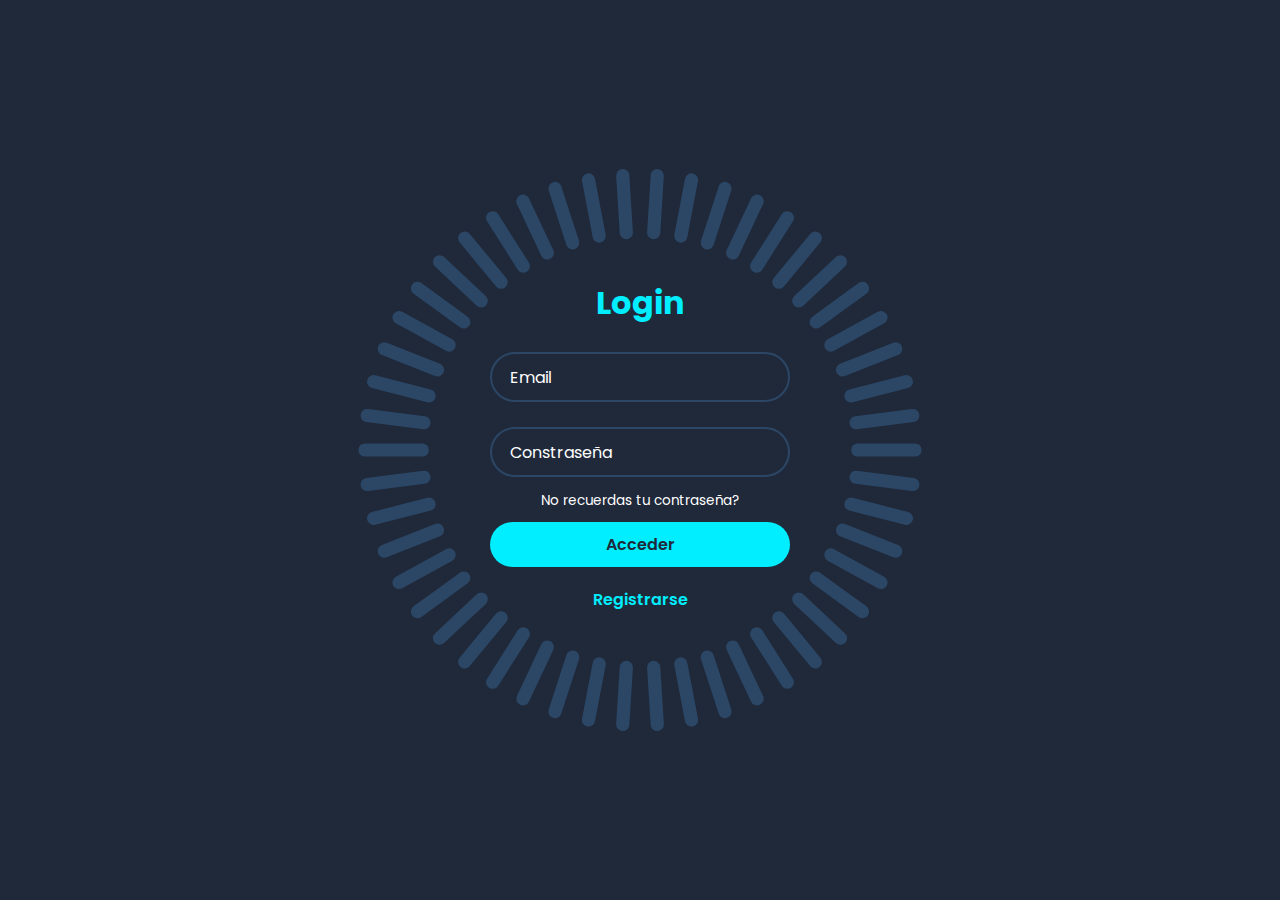
<file: animatedLoginForm/index.html>
<!DOCTYPE html>
<html lang="en">
<head>
    <meta charset="UTF-8">
    <meta http-equiv="X-UA-Compatible" content="IE=edge">
    <meta name="viewport" content="width=device-width, initial-scale=1.0">
    <title>Animated Login Form using HTML CSS Only | Codehal</title>
    <link rel="stylesheet" href="style.css">
</head>
<body>
    <div class="container">
        <div class="login-box">
            <h2>Login</h2>
            <form action="#">
                <div class="input-box">
                    <input type="email" required>
                    <label>Email</label>
                </div>
                <div class="input-box">
                    <input type="password" required>
                    <label>Constraseña</label>
                </div>
                <div class="forgot-pass">
                    <a href="#">No recuerdas tu contraseña?</a>
                </div>
                <button type="submit" class="btn">Acceder</button>
                <div class="signup-link">
                    <a href="#">Registrarse</a>
                </div>
            </form>
        </div>
        <span style="--i:0;"></span>
        <span style="--i:1;"></span>
        <span style="--i:2;"></span>
        <span style="--i:3;"></span>
        <span style="--i:4;"></span>
        <span style="--i:5;"></span>
        <span style="--i:6;"></span>
        <span style="--i:7;"></span>
        <span style="--i:8;"></span>
        <span style="--i:9;"></span>
        <span style="--i:10;"></span>
        <span style="--i:11;"></span>
        <span style="--i:12;"></span>
        <span style="--i:13;"></span>
        <span style="--i:14;"></span>
        <span style="--i:15;"></span>
        <span style="--i:16;"></span>
        <span style="--i:17;"></span>
        <span style="--i:18;"></span>
        <span style="--i:19;"></span>
        <span style="--i:20;"></span>
        <span style="--i:21;"></span>
        <span style="--i:22;"></span>
        <span style="--i:23;"></span>
        <span style="--i:24;"></span>
        <span style="--i:25;"></span>
        <span style="--i:26;"></span>
        <span style="--i:27;"></span>
        <span style="--i:28;"></span>
        <span style="--i:29;"></span>
        <span style="--i:30;"></span>
        <span style="--i:31;"></span>
        <span style="--i:32;"></span>
        <span style="--i:33;"></span>
        <span style="--i:34;"></span>
        <span style="--i:35;"></span>
        <span style="--i:36;"></span>
        <span style="--i:37;"></span>
        <span style="--i:38;"></span>
        <span style="--i:39;"></span>
        <span style="--i:40;"></span>
        <span style="--i:41;"></span>
        <span style="--i:42;"></span>
        <span style="--i:43;"></span>
        <span style="--i:44;"></span>
        <span style="--i:45;"></span>
        <span style="--i:46;"></span>
        <span style="--i:47;"></span>
        <span style="--i:48;"></span>
        <span style="--i:49;"></span>
    </div>
</body>
</html>
</file>
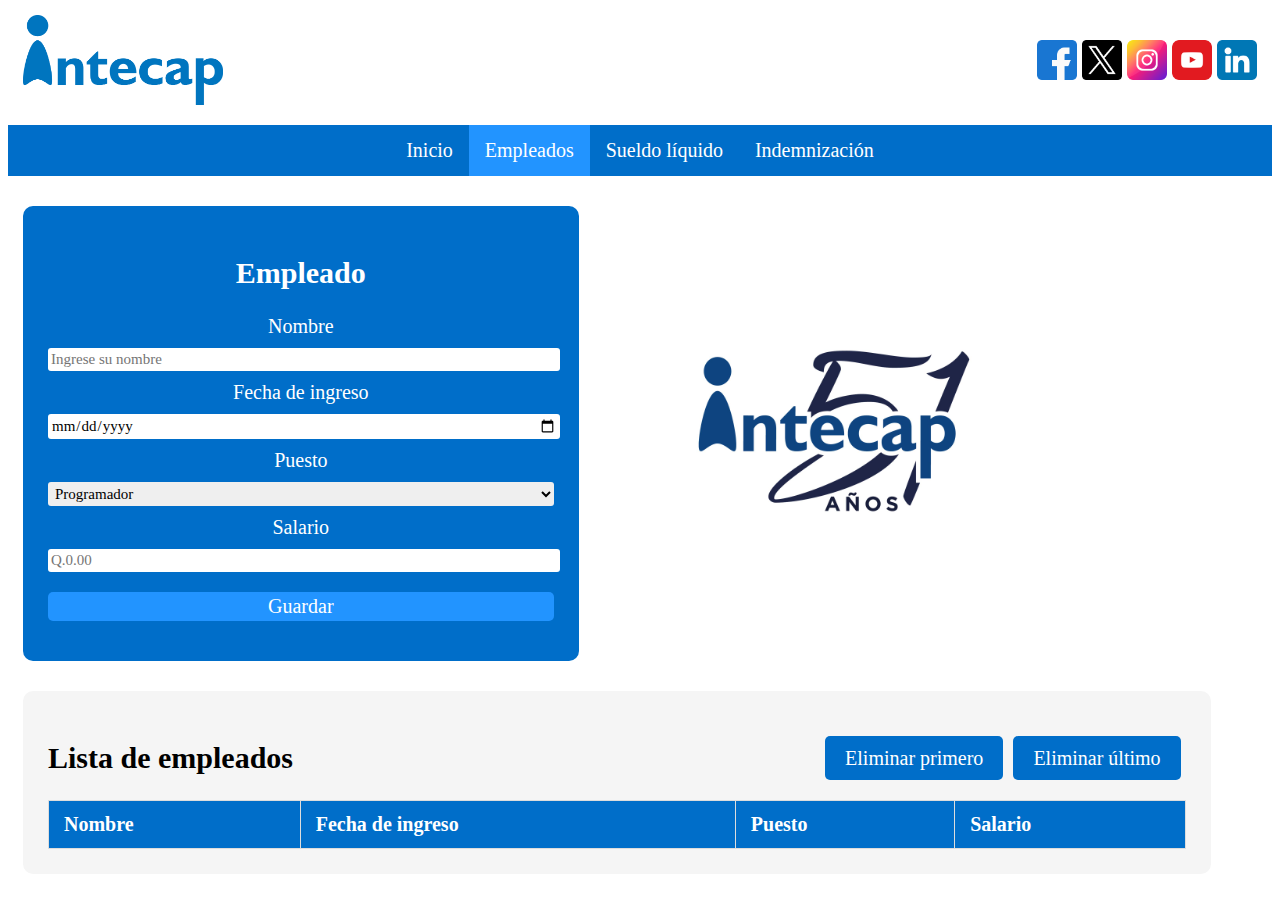
<file: empleados.html>
<!DOCTYPE html>
<html lang="es">
<head>
    <meta charset="UTF-8">
    <meta name="viewport" content="width=device-width, initial-scale=1.0">
    <title>Empleados</title>
    <link rel="shortcut icon" href="img/icono_intecap.png" />
    <link rel="stylesheet" href="css/interfaz.css">
    <link rel="stylesheet" href="css/empleados.css">
    <script src="js/empleados.js"></script>
</head>
<body>
    <header>
        <aside>
            <img id="logo_intecap" src="img/logo_intecap.png" alt="">
        </aside>
        <aside id="redes">
            <a href="https://www.facebook.com/intecapoficial"><img src="img/icono_facebook.png" alt=""></a>
            <a href="https://twitter.com/intecapoficial"><img src="img/icono_x.png" alt=""></a>
            <a href="https://www.instagram.com/intecapoficial/?hl=es"><img src="img/icono_instagram.png" alt=""></a>
            <a href="https://www.youtube.com/user/intecapguate"><img src="img/icono_youtube.png" alt=""></a>
            <a href="https://gt.linkedin.com/school/intecapoficial/"><img src="img/icono_linkedin.png" alt=""></a>
        </aside>
    </header>
    <nav>
        <ul class="menu">
            <li><a href="index.html">Inicio</a></li>
            <li><a class="active" href="empleados.html">Empleados</a></li>
            <li><a href="sueldo.html">Sueldo líquido</a></li>
            <li><a href="indemnizacion.html">Indemnización</a></li>
        </ul>
    </nav>
    <section class="container-main">
        <div>
            <section class="container-form">
                <h2>Empleado</h2>
                <label for="txt_nombre">Nombre</label>
                <br><input type="text" id="txt_nombre" placeholder="Ingrese su nombre">
                <br><label for="txt_fecha">Fecha de ingreso</label>
                <br><input type="date" id="txt_fecha">
                <br><label for="txt_puesto">Puesto</label>
                <br><select id="txt_puesto" name="txt_puesto">
                    <option value="Programador">Programador</option>
                    <option value="Oficinista">Oficinista</option>
                    <option value="Contador">Contador</option>
                    <option value="Secretaria">Secretaria</option>
                </select>
                <br><label for="txt_salario">Salario</label>
                <br><input type="number" id="txt_salario" placeholder="Q.0.00">
                <br><button onclick="guardar()" id="btn_guardar">Guardar</button>
            </section>
            <aside>
                <img id="logo_intecap_51" src="img/logo_intecap_51.jpg" alt="">
            </aside>
        </div>
        <main class="container-backround">
            <div id="encabezadoEmpleados">
                <h2>Lista de empleados</h2>
                <div>
                    <button class="blue-button" onclick="eliminarPrimero()">Eliminar primero</button>
                    <button class="blue-button" onclick="eliminarUltimo()">Eliminar último</button>
                </div>
            </div>
            <table id="tabla_empleados">
                <thead>
                    <tr>
                        <th>Nombre</th>
                        <th>Fecha de ingreso</th>
                        <th>Puesto</th>
                        <th>Salario</th>
                    </tr>
                </thead>
                <tbody id="datos_empleados">
                </tbody>
            </table>
        </main>
    </section>
</body>
</html>
</file>
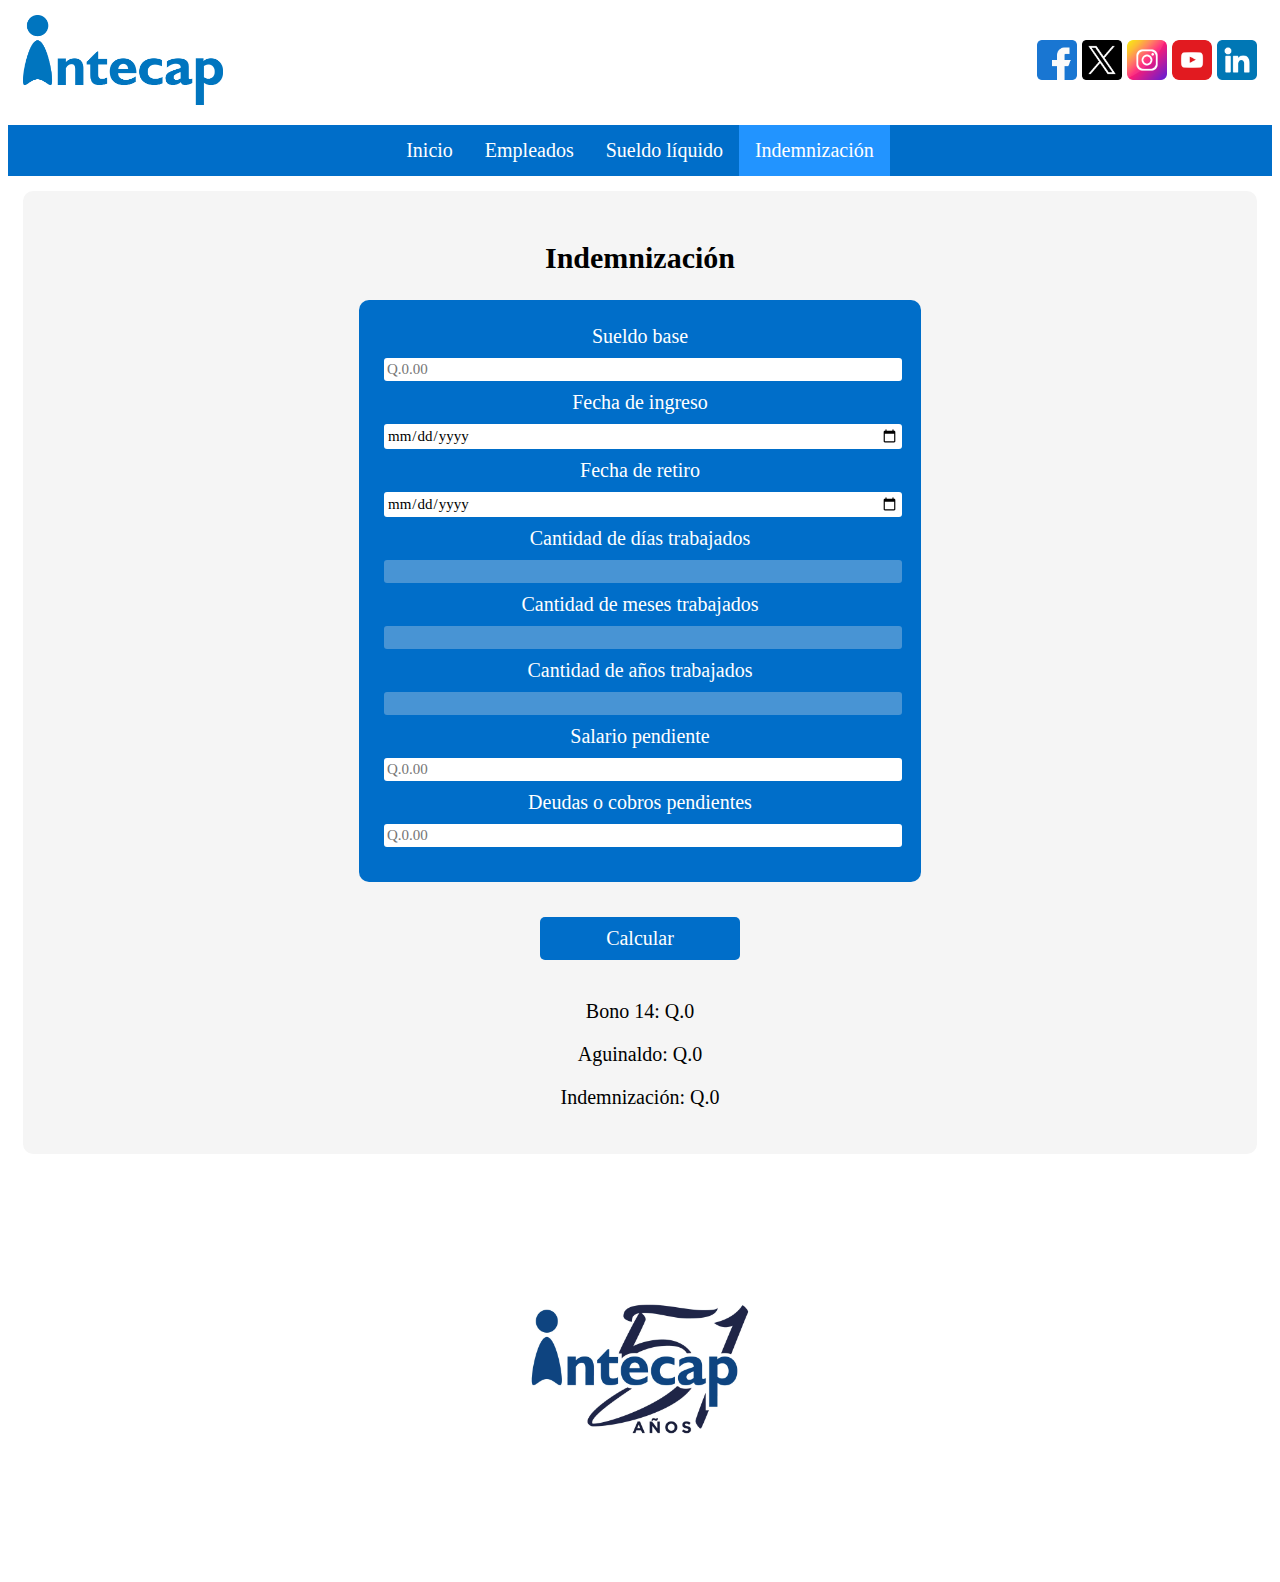
<file: indemnizacion.html>
<!DOCTYPE html>
<html lang="es">
<head>
    <meta charset="UTF-8">
    <meta name="viewport" content="width=device-width, initial-scale=1.0">
    <title>Indemnización</title>
    <link rel="shortcut icon" href="img/icono_intecap.png" />
    <link rel="stylesheet" href="css/interfaz.css">
    <link rel="stylesheet" href="css/indemnizacion.css">
    <script src="js/indemnizacion.js"></script>
</head>
<body>
    <header>
        <aside>
            <img id="logo_intecap" src="img/logo_intecap.png" alt="">
        </aside>
        <aside id="redes">
            <a href="https://www.facebook.com/intecapoficial"><img src="img/icono_facebook.png" alt=""></a>
            <a href="https://twitter.com/intecapoficial"><img src="img/icono_x.png" alt=""></a>
            <a href="https://www.instagram.com/intecapoficial/?hl=es"><img src="img/icono_instagram.png" alt=""></a>
            <a href="https://www.youtube.com/user/intecapguate"><img src="img/icono_youtube.png" alt=""></a>
            <a href="https://gt.linkedin.com/school/intecapoficial/"><img src="img/icono_linkedin.png" alt=""></a>
        </aside>
    </header>
    <nav>
        <ul class="menu">
            <li><a href="index.html">Inicio</a></li>
            <li><a href="empleados.html">Empleados</a></li>
            <li><a href="sueldo.html">Sueldo líquido</a></li>
            <li><a class="active" href="indemnizacion.html">Indemnización</a></li>
        </ul>
    </nav>
    <section class="container-main">
        <section class="container-backround">
            <div>
                <h2>Indemnización</h2>
                <form class="container-form">
                    <label for="txt_sueldo">Sueldo base</label>
                    <br><input type="number" id="txt_sueldo" placeholder="Q.0.00">
                    <br><label for="txt_fecha_inicial">Fecha de ingreso</label>
                    <br><input type="date" id="txt_fecha_inicial" oninput="calcularDias()">
                    <br><label for="txt_fecha_final">Fecha de retiro</label>
                    <br><input type="date" id="txt_fecha_final" oninput="calcularDias()">
                    <br><label for="txt_dias">Cantidad de días trabajados</label>
                    <br><input type="number" disabled id="txt_dias">
                    <br><label for="txt_meses">Cantidad de meses trabajados</label>
                    <br><input type="number" disabled id="txt_meses">
                    <br><label for="txt_cantidad">Cantidad de años trabajados</label>
                    <br><input type="number" disabled id="txt_cantidad">
                    <br><label for="txt_pendiente">Salario pendiente</label>
                    <br><input type="number" id="txt_pendiente" placeholder="Q.0.00">
                    <br><label for="txt_deudas">Deudas o cobros pendientes</label>
                    <br><input type="number" id="txt_deudas" placeholder="Q.0.00">
                </form>
            </div>
            <div>
                <button class="blue-button" onclick="obtenerIndemnizacion()">Calcular</button>
                <p id="totalBono14">Bono 14: Q.0</p>
                <p id="totalAguinaldo">Aguinaldo: Q.0</p>
                <p id="totalIndemnizacion">Indemnización: Q.0</p>
            </div>
        </section>
        <aside>
            <img id="logo_intecap_51" src="img/logo_intecap_51.jpg" alt="">
        </aside>
    </section>
</body>
</html>
</file>
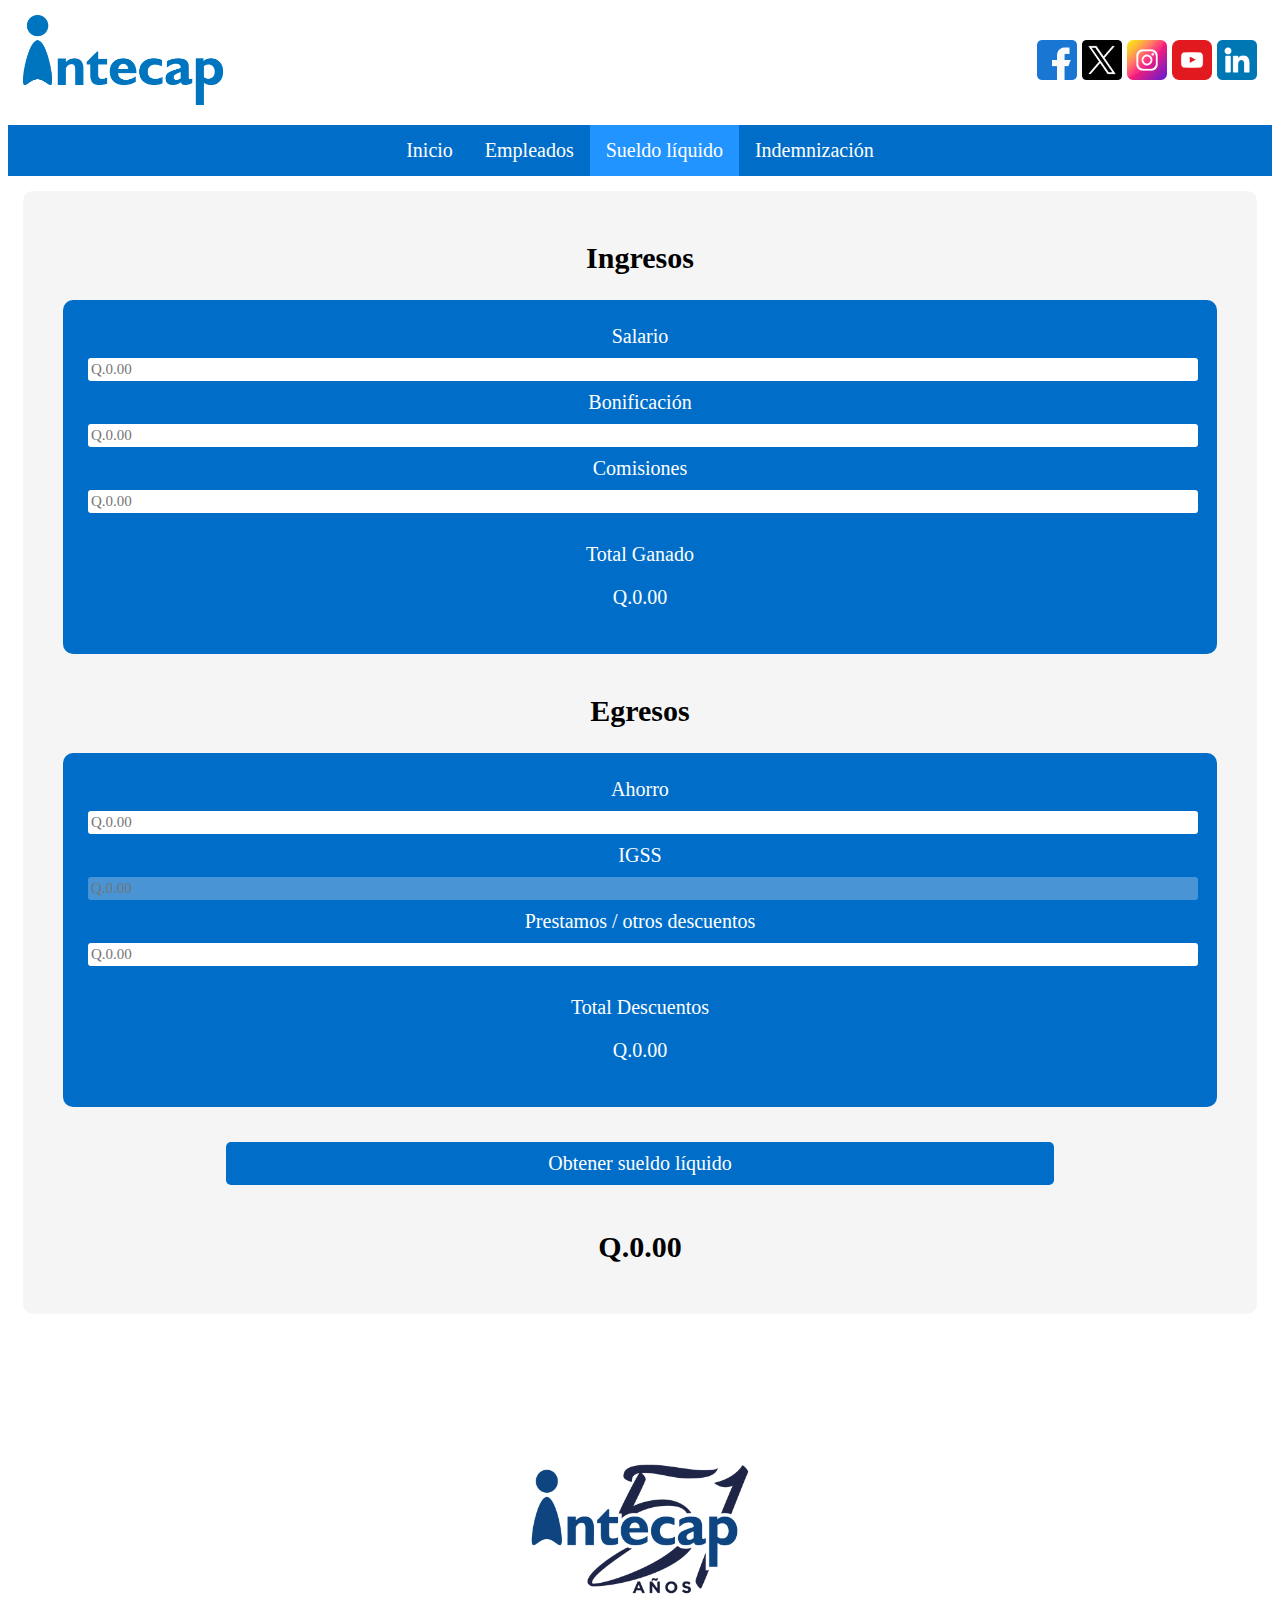
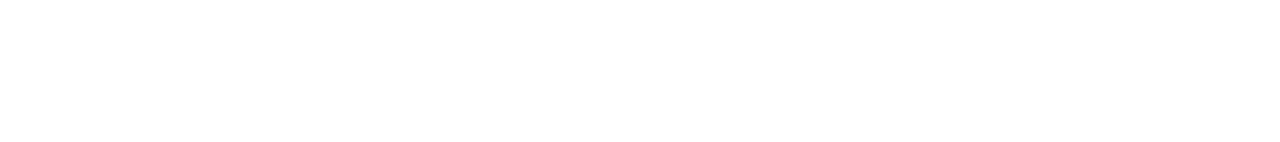
<file: sueldo.html>
<!DOCTYPE html>
<html lang="es">
<head>
    <meta charset="UTF-8">
    <meta name="viewport" content="width=device-width, initial-scale=1.0">
    <title>Sueldo líquido</title>
    <link rel="shortcut icon" href="img/icono_intecap.png" />
    <link rel="stylesheet" href="css/interfaz.css">
    <link rel="stylesheet" href="css/sueldo.css">
    <script src="js/sueldo.js"></script>
</head>
<body>
    <header>
        <aside>
            <img id="logo_intecap" src="img/logo_intecap.png" alt="">
        </aside>
        <aside id="redes">
            <a href="https://www.facebook.com/intecapoficial"><img src="img/icono_facebook.png" alt=""></a>
            <a href="https://twitter.com/intecapoficial"><img src="img/icono_x.png" alt=""></a>
            <a href="https://www.instagram.com/intecapoficial/?hl=es"><img src="img/icono_instagram.png" alt=""></a>
            <a href="https://www.youtube.com/user/intecapguate"><img src="img/icono_youtube.png" alt=""></a>
            <a href="https://gt.linkedin.com/school/intecapoficial/"><img src="img/icono_linkedin.png" alt=""></a>
        </aside>
    </header>
    <nav>
        <ul class="menu">
            <li><a href="index.html">Inicio</a></li>
            <li><a href="empleados.html">Empleados</a></li>
            <li><a class="active" href="sueldo.html">Sueldo líquido</a></li>
            <li><a href="indemnizacion.html">Indemnización</a></li>
        </ul>
    </nav>
    <section class="container-main">
        <section class="container-backround">
            <div class="container-ie">
                <article>
                    <h2>Ingresos</h2>
                    <form class="container-form">
                        <label for="txt_salario">Salario</label>
                        <br><input type="number" id="txt_salario" onblur="obtenerIGSS()" placeholder="Q.0.00">
                        <br><label for="txt_bonificacion">Bonificación</label>
                        <br><input type="number" id="txt_bonificacion" placeholder="Q.0.00">
                        <br><label for="txt_comisiones">Comisiones</label>
                        <br><input type="number" id="txt_comisiones" placeholder="Q.0.00">
                        <br><p>Total Ganado</p>
                        <p id="totalIngresos">Q.0.00</p>
                    </form>
                </article>
                <article>
                    <h2>Egresos</h2>
                    <form class="container-form">
                        <label for="txt_ahorro">Ahorro</label>
                        <br><input type="number" id="txt_ahorro" placeholder="Q.0.00">
                        <br><label for="txt_IGSS">IGSS</label>
                        <br><input type="number" disabled id="txt_IGSS" placeholder="Q.0.00">
                        <br><label for="txt_prestamos">Prestamos / otros descuentos</label>
                        <br><input type="number" id="txt_prestamos" placeholder="Q.0.00">
                        <br><p>Total Descuentos</p>
                        <p id="totalEgresos">Q.0.00</p>
                    </form>
                </article>
            </div>
            <button class="blue-button" onclick="obtenerSueldo()">Obtener sueldo líquido</button>
            <h2 id="totalSalario">Q.0.00</h2>
        </section>
        <aside>
            <img id="logo_intecap_51" src="img/logo_intecap_51.jpg" alt="">
        </aside>
    </section>
</body>
</html>
</file>
<file: animatedLoginForm/style.css>
@import url('https://fonts.googleapis.com/css2?family=Poppins:wght@300;400;500;600;700;800;900&display=swap');
* {
    margin: 0;
    padding: 0;
    box-sizing: border-box;
    font-family: 'Poppins', sans-serif;
}
body {
    display: flex;
    justify-content: center;
    align-items: center;
    min-height: 100vh;
    background: #1f293a;
}
.container {
    position: relative;
    width: 256px;
    height: 256px;
    display: flex;
    justify-content: center;
    align-items: center;
}
.container span {
    position: absolute;
    left: 0;
    width: 32px;
    height: 6px;
    background: #2c4766;
    border-radius: 8px;
    transform-origin: 128px;
    transform: scale(2.2) rotate(calc(var(--i) * (360deg / 50)));
    animation: animateBlink 3s linear infinite;
    animation-delay: calc(var(--i) * (3s / 50));
}
@keyframes animateBlink {
    0% {
        background: #0ef;
    }
    25% {
        background: #2c4766;
    }
}
.login-box {
    position: absolute;
    width: 400px;
}
.login-box form {
    width: 100%;
    padding: 0 50px;
}
h2 {
    font-size: 2em;
    color: #0ef;
    text-align: center;
}
.input-box {
    position: relative;
    margin: 25px 0;
}
.input-box input {
    width: 100%;
    height: 50px;
    background: transparent;
    border: 2px solid #2c4766;
    outline: none;
    border-radius: 40px;
    font-size: 1em;
    color: #fff;
    padding: 0 20px;
    transition: .5s ease;
}
.input-box input:focus,
.input-box input:valid {
    border-color: #0ef;
}
.input-box label {
    position: absolute;
    top: 50%;
    left: 20px;
    transform: translateY(-50%);
    font-size: 1em;
    color: #fff;
    pointer-events: none;
    transition: .5s ease;
}
.input-box input:focus~label,
.input-box input:valid~label {
    top: 1px;
    font-size: .8em;
    background: #1f293a;
    padding: 0 6px;
    color: #0ef;
}
.forgot-pass {
    margin: -15px 0 10px;
    text-align: center;
}
.forgot-pass a {
    font-size: .85em;
    color: #fff;
    text-decoration: none;
}
.forgot-pass a:hover {
    text-decoration: underline;
}
.btn {
    width: 100%;
    height: 45px;
    background: #0ef;
    border: none;
    outline: none;
    border-radius: 40px;
    cursor: pointer;
    font-size: 1em;
    color: #1f293a;
    font-weight: 600;
}
.signup-link {
    margin: 20px 0 10px;
    text-align: center;
}
.signup-link a {
    font-size: 1em;
    color: #0ef;
    text-decoration: none;
    font-weight: 600;
}
.signup-link a:hover {
    text-decoration: underline;
}
</file>
<file: css/interfaz.css>
body{
    font-family: Calibri;
    font-size: 20px;
}
#logo_intecap{
    width: 200px;
}
#redes a img{
    width: 40px;
    height: 40px;
}
header{
    display: flex;
    flex-direction: row;
    align-content: space-around;
    justify-content: space-between;
    align-items: center;
    margin: 15px;
}
.menu{
    list-style-type: none;
    margin: 0;
    padding: 0;
    overflow: hidden;
    display: flex;
    justify-content: center;
    background-color: rgb(0, 110, 201);
}
.menu li{
    float: left;
}
.menu li a{
    display: block;
    color: white;
    text-align: center;
    padding: 14px 16px;
    text-decoration: none;
}
.menu li a:hover{
    background-color: #202020;
    color: white;
}
.active {
    background-color: #2294ff;
}
.container-backround{
    background-color: whitesmoke;
    border-radius: 10px;
    margin: 15px;
    padding: 25px;
}
.container-form{
    background-color: rgb(0, 110, 201);
    color: white;
    border-radius: 10px;
    text-align: center;
}
.container-form input, .container-form select, .container-form button{
    width: 100%;
    margin-top: 10px;
    margin-bottom: 10px;
    padding: 3px;
    font-family: Calibri;
    font-size: 15px;
    border-radius: 3px;
    border: 0px;
}
.container-form input:disabled{
    color: white;
}
.blue-button{
    background-color: rgb(0, 110, 201);
    color: white;
    margin: 20px 5px;
    padding: 10px 20px;
    font-family: Calibri;
    font-size: 20px;
    border: none;
    border-radius: 5px;
}
.blue-button:hover{
    background-color: #2294ff;
}
</file>
<file: css/empleados.css>
.container-main{
    margin-top: 15px;
    display: flex;
    flex-direction: row;
}
.container-form, div aside, main{
    margin: 15px;
    padding: 25px;
}
.container-backround{
    width: 80%;
}
.container-form button{
  background-color: #2294ff;
  color: white;
  font-size: 20px;
  border: none;
  border-radius: 5px;
}
.container-form button:hover{
  background-color: black;
}
#encabezadoEmpleados{
  display: flex;
  flex-direction: row;
  justify-content: space-between;
}
#tabla_empleados{
  border-collapse: collapse;
  width: 100%;
}
#tabla_empleados td, #tabla_empleados th{
  border: 1px solid #ddd;
  padding: 15px;
}
#tabla_empleados tbody tr:nth-child(even){background-color: #ffffff;}
#tabla_empleados tbody tr:hover {background-color: #ddd;}
  
#tabla_empleados thead tr th{
  padding-top: 12px;
  padding-bottom: 12px;
  text-align: left;
  background-color: rgb(0, 110, 201);
  color: white;
}
#logo_intecap_51{
  width: 200px;
}
@media(max-width:1280px){
  .container-main{
    display: grid;
    grid-template-columns: 100%;
  }
  .container-main div{
    display: flex;
    flex-direction: row;
  }
  #logo_intecap_51{
    width: 400px;
  }
  .container-form{
    width: 40%;
  }
  .container-backround{
    width: 90%;
  }
}
</file>
<file: css/indemnizacion.css>
.container-main{
    display: grid;
    grid-template-columns: 80% 20%;
}
.container-main section, .container-main aside, .container-form{
    margin: 15px;
    padding: 25px;
}
.container-backround{
    text-align: center;
    display: grid;
    grid-template-columns: 30% 30%;
    justify-content: space-evenly;
}
.blue-button{
    width: 200px;
}
#logo_intecap_51{
    width: 320px;
}
@media(max-width:1280px){
    .container-main{
      display: grid;
      grid-template-columns: 100%;
      text-align: center;
    }
    .container-backround{
        grid-template-columns: 50%;
    }
  }
</file>
<file: css/sueldo.css>
.container-main{
    display: grid;
    grid-template-columns: 80% 20%;
}
.container-main section, .container-main aside, .container-form{
    margin: 15px;
    padding: 25px;
}
.container-backround{
    text-align: center;
}
.container-ie{
    display: grid;
    grid-template-columns: 30% 30%;
    justify-content: space-evenly;
}
.container-main button{
    width: 70%;
}
#logo_intecap_51{
    width: 320px;
}
@media(max-width:1280px){
    .container-main{
        grid-template-columns: 100%;
        text-align: center;
    }
    .container-ie{
        grid-template-columns: 100%;
    }
}
</file>
